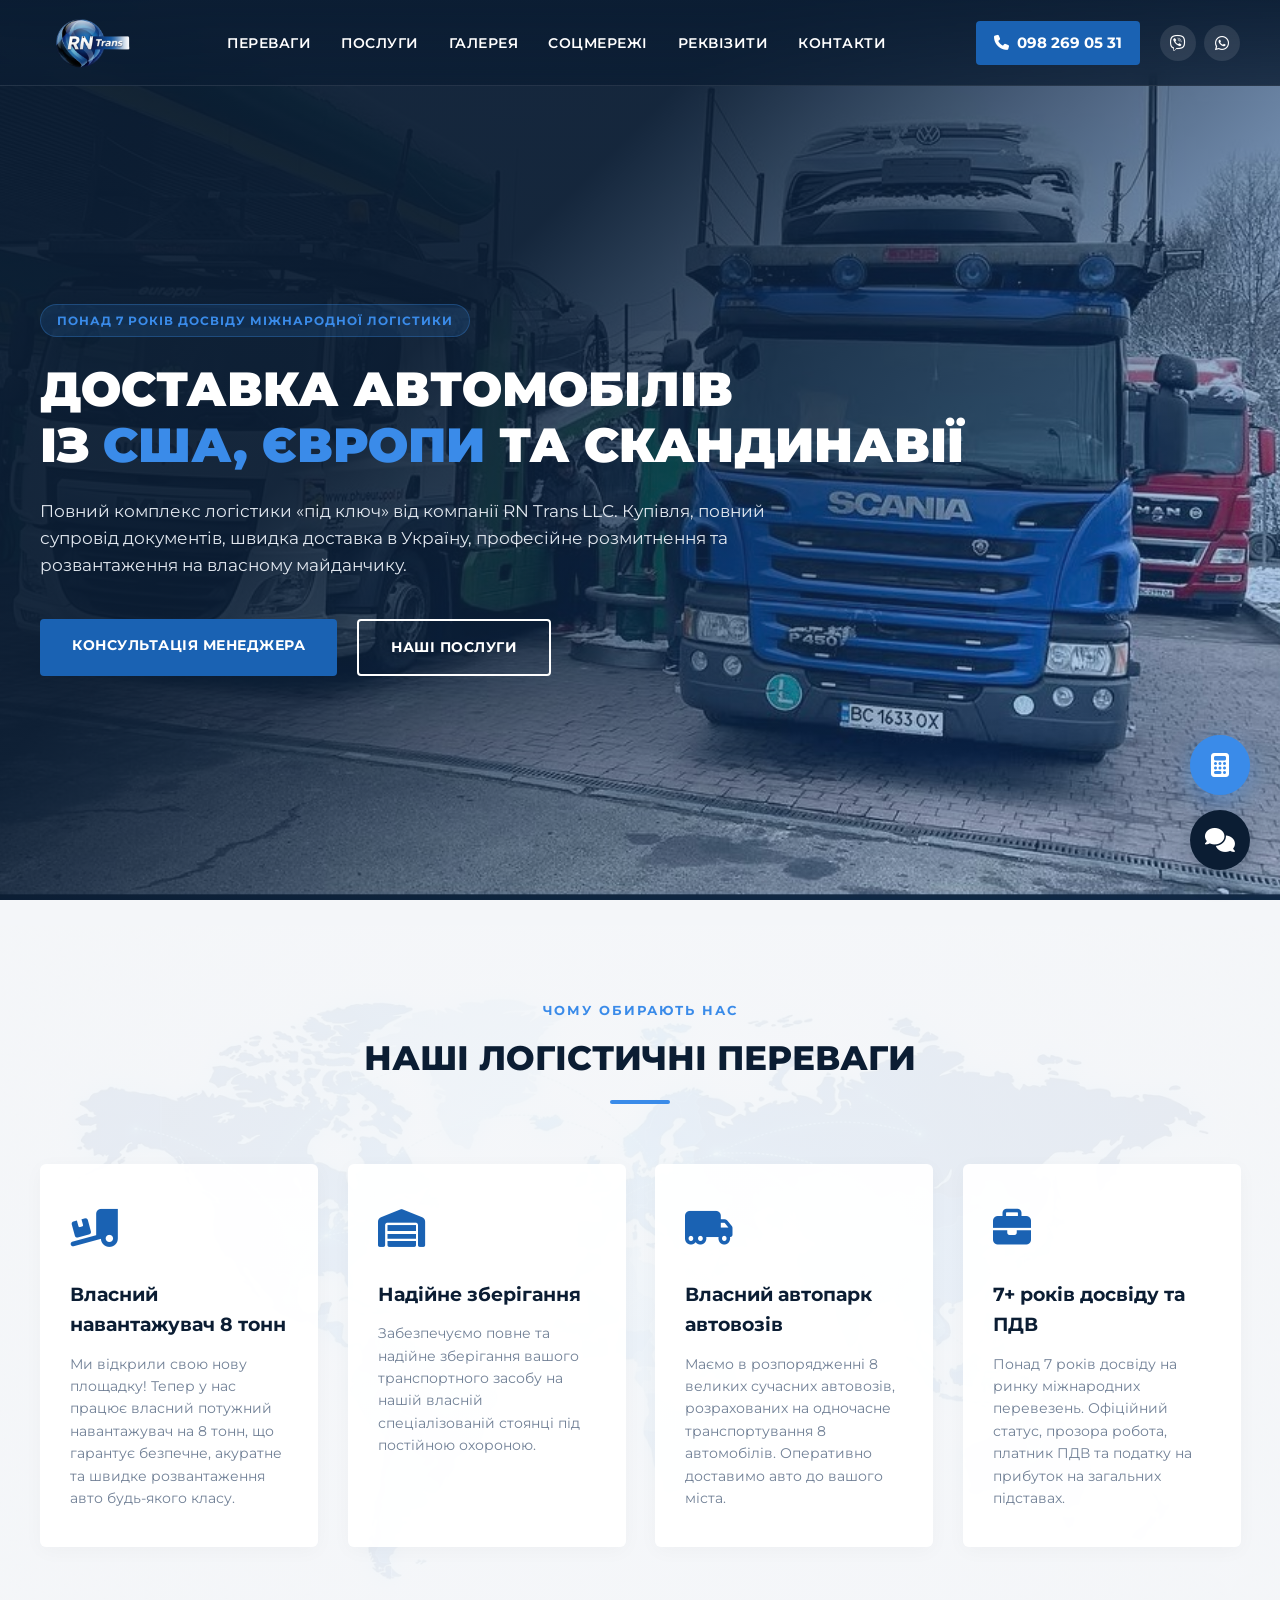
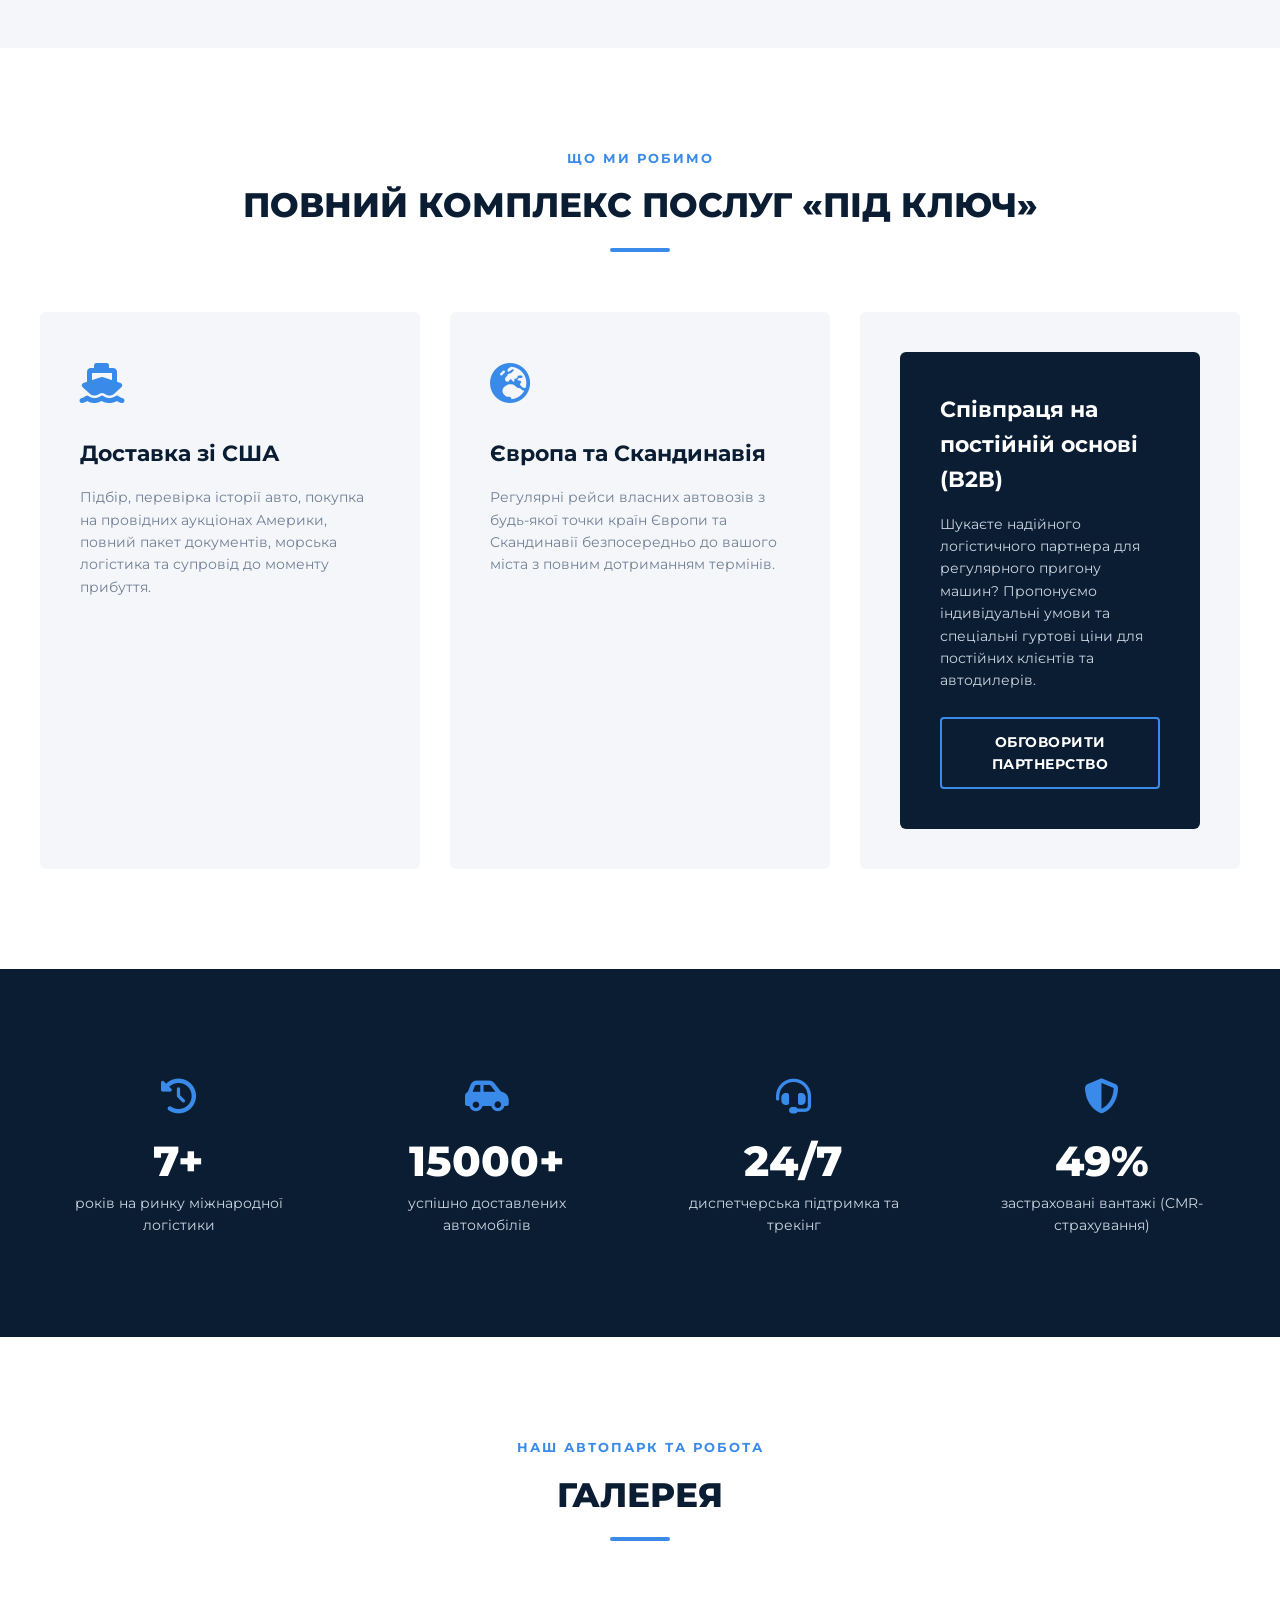
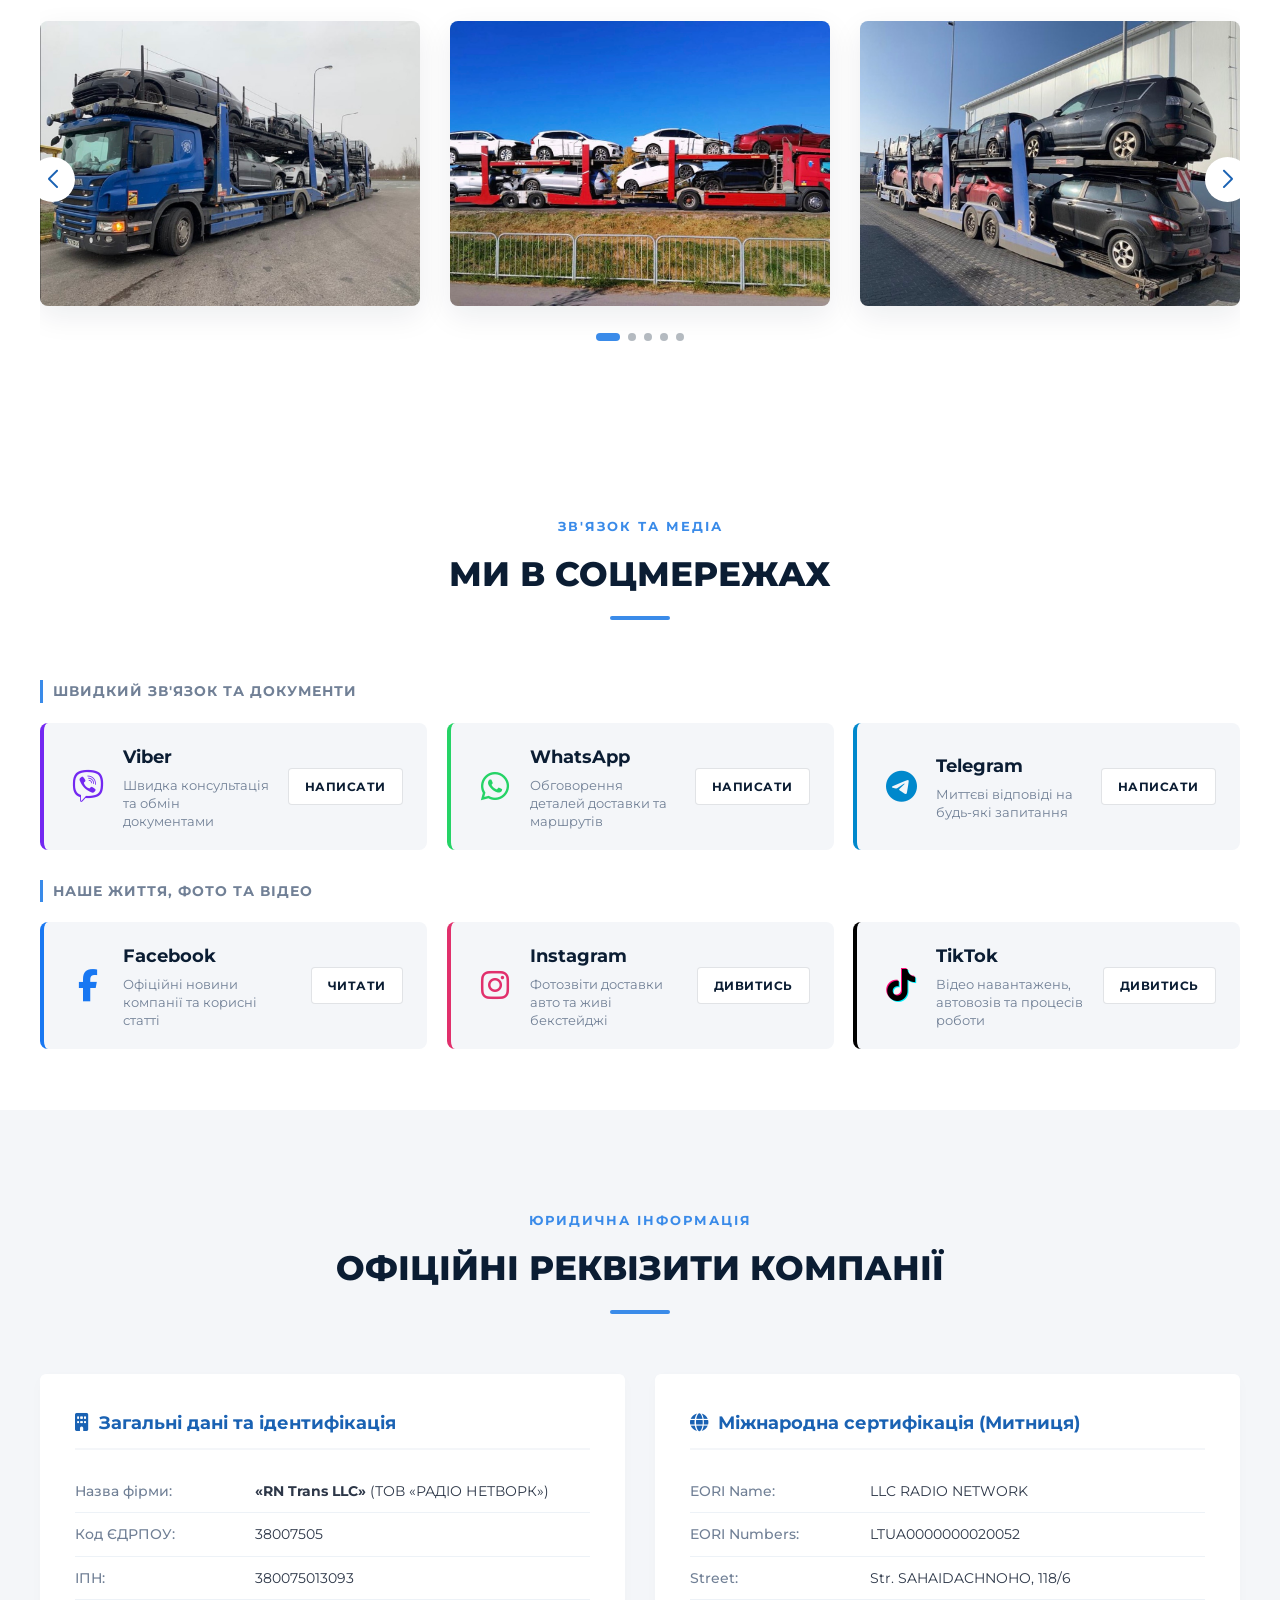
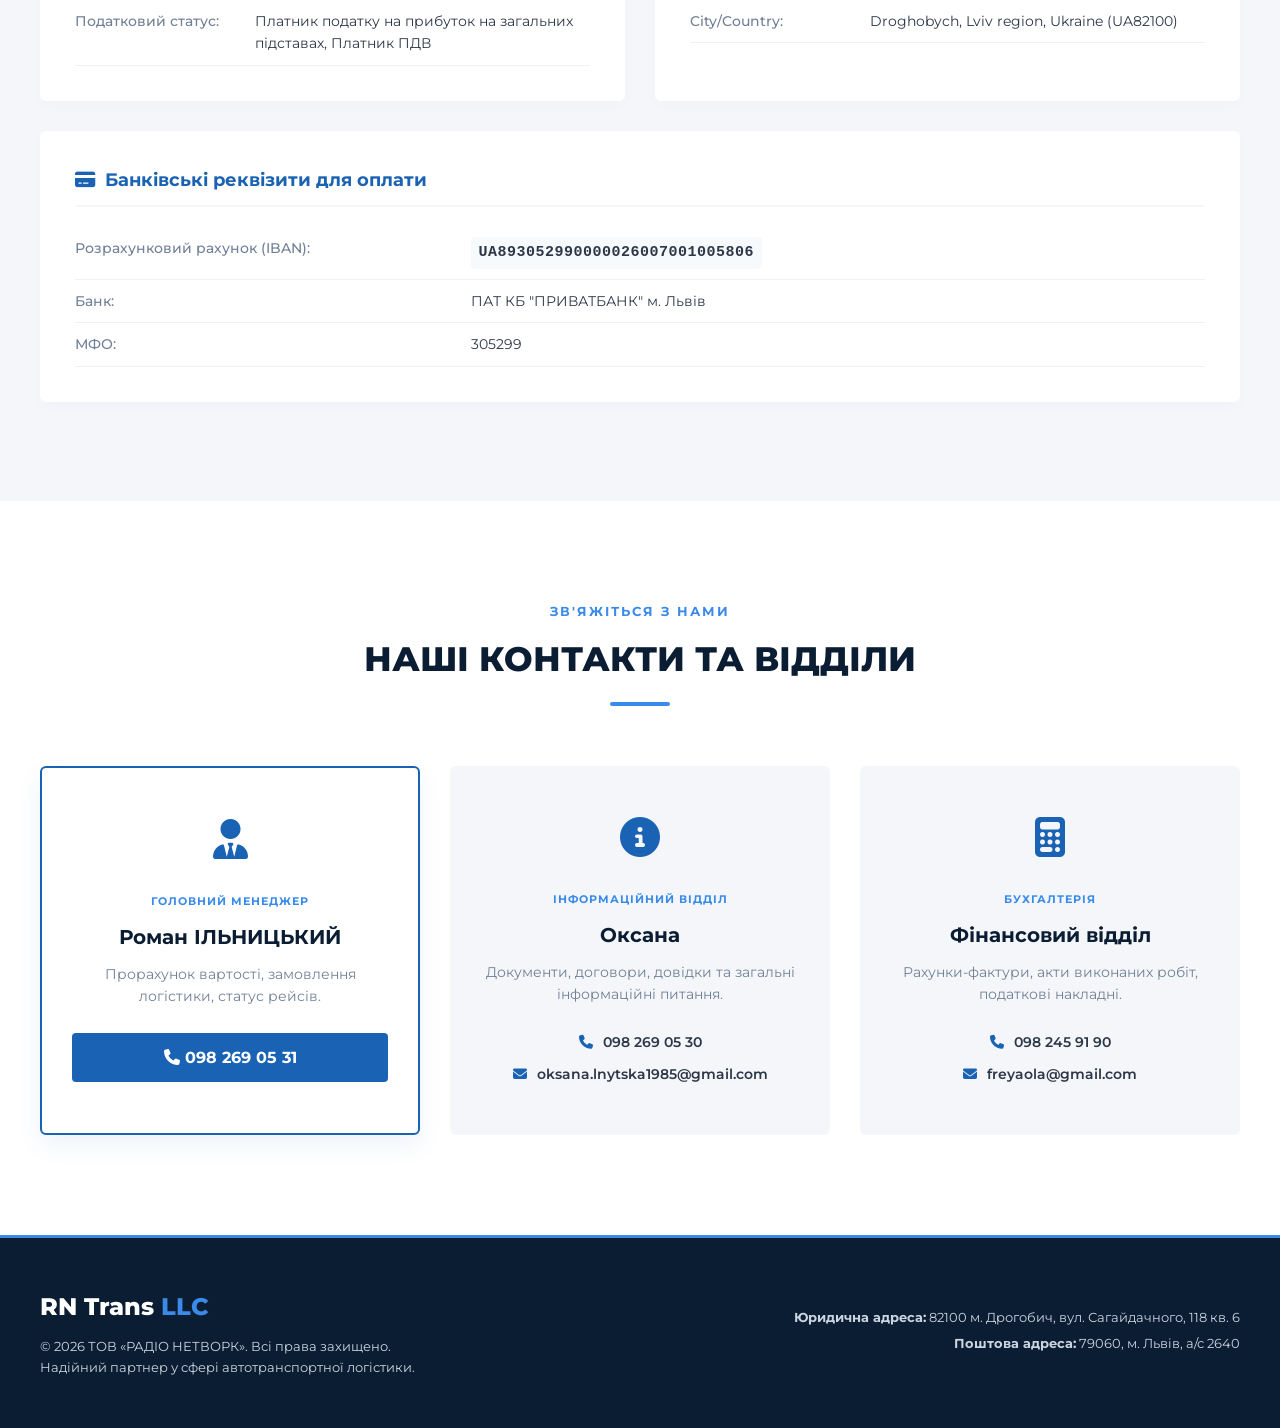
<file: index.html>
<!DOCTYPE html>
<html lang="uk">

<head>
  <meta charset="UTF-8">
  <meta name="viewport" content="width=device-width, initial-scale=1.0">
  <title>RN Trans LLC — Міжнародні перевезення автомобілів</title>

  <!-- Шрифти -->
  <link rel="preconnect" href="https://fonts.googleapis.com">
  <link rel="preconnect" href="https://fonts.gstatic.com" crossorigin>
  <link href="https://fonts.googleapis.com/css2?family=Montserrat:wght@300;400;500;600;700;800;900&display=swap"
    rel="stylesheet">

  <!-- Іконки та бібліотеки -->
  <link rel="stylesheet" href="https://cdnjs.cloudflare.com/ajax/libs/font-awesome/6.4.0/css/all.min.css">
  <link rel="stylesheet" href="https://cdn.jsdelivr.net/npm/swiper@11/swiper-bundle.min.css">

  <!-- Базові стилі -->
  <link rel="stylesheet" href="assets/css/base.css">

  <!-- Стилі секцій -->
  <link rel="stylesheet" href="sections/header/header.css">
  <link rel="stylesheet" href="sections/hero/hero.css">
  <link rel="stylesheet" href="sections/advantages/advantages.css">
  <link rel="stylesheet" href="sections/services/services.css">
  <link rel="stylesheet" href="sections/counters/counters.css">
  <link rel="stylesheet" href="sections/gallery/gallery.css">
  <link rel="stylesheet" href="sections/social/social.css">
  <link rel="stylesheet" href="sections/requisites/requisites.css">
  <link rel="stylesheet" href="sections/contacts/contacts.css">
  <link rel="stylesheet" href="sections/footer/footer.css">
  <link rel="stylesheet" href="sections/quiz/quiz.css">
  <link rel="stylesheet" href="sections/widget/widget.css">
</head>

<body>

  <!-- Шапка -->
  <!-- #include sections/header/header.html -->
  <header class="site-header">
    <div class="container header-container">
      <div class="logo">
        <a href="#">
          <img src="assets/images/logo.png" alt="RN Trans LLC" class="logo-img" onerror="this.style.display='none'">
          <span class="logo-text-fallback">RN Trans <span>LLC</span></span>
        </a>
      </div>
      <nav class="main-nav">
        <ul class="nav-list">
          <li><a href="#advantages" class="nav-link">Переваги</a></li>
          <li><a href="#services" class="nav-link">Послуги</a></li>
          <li><a href="#gallery" class="nav-link">Галерея</a></li>
          <li><a href="#social-networks" class="nav-link">Соцмережі</a></li>
          <li><a href="#requisites" class="nav-link">Реквізити</a></li>
          <li><a href="#contacts" class="nav-link">Контакти</a></li>
        </ul>
      </nav>
      <div class="header-action">
        <a href="tel:+380982690531" class="header-phone"><i class="fa-solid fa-phone"></i> 098 269 05 31</a>
        <div class="header-socials">
          <a href="viber://chat?number=%2B380982690531" target="_blank" class="social-item viber" title="Viber"><i
              class="fa-brands fa-viber"></i></a>
          <a href="https://wa.me/380982690531" target="_blank" class="social-item whatsapp" title="WhatsApp"><i
              class="fa-brands fa-whatsapp"></i></a>
        </div>
        <button class="mobile-menu-toggle" aria-label="Відкрити меню"><span></span><span></span><span></span></button>
      </div>
    </div>
  </header>

  <!-- Головний екран -->
  <!-- #include sections/hero/hero.html -->
  <section class="hero-section" style="background-image: url('assets/images/edited-image.png');">
    <div class="hero-overlay"></div>
    <div class="container hero-container">
      <div class="hero-content">
        <div class="hero-badge">Понад 7 років досвіду міжнародної логістики</div>
        <h1 class="hero-title">Доставка автомобілів <br>із <span>США, Європи</span> та Скандинавії</h1>
        <p class="hero-description">Повний комплекс логістики «під ключ» від компанії RN Trans LLC. Купівля, повний
          супровід документів, швидка доставка в Україну, професійне розмитнення та розвантаження на власному
          майданчику.</p>
        <div class="hero-actions">
          <a href="tel:+380982690531" class="btn btn-primary">Консультація менеджера</a>
          <a href="#services" class="btn btn-secondary">Наші послуги</a>
        </div>
      </div>
    </div>
  </section>

  <!-- Переваги -->
  <!-- #include sections/advantages/advantages.html -->
  <section id="advantages" class="advantages-section">
    <div class="container">
      <div class="section-header">
        <span class="sub-title">Чому обирають нас</span>
        <h2>Наші логістичні переваги</h2>
        <div class="title-line"></div>
      </div>
      <div class="advantages-grid scroll-animate-container">
        <div class="advantage-card fade-in-load">
          <div class="card-icon"><i class="fa-solid fa-truck-ramp-box"></i></div>
          <h3>Власний навантажувач 8 тонн</h3>
          <p>Ми відкрили свою нову площадку! Тепер у нас працює власний потужний навантажувач на 8 тонн, що гарантує
            безпечне, акуратне та швидке розвантаження авто будь-якого класу.</p>
        </div>
        <div class="advantage-card fade-in-load">
          <div class="card-icon"><i class="fa-solid fa-warehouse"></i></div>
          <h3>Надійне зберігання</h3>
          <p>Забезпечуємо повне та надійне зберігання вашого транспортного засобу на нашій власній спеціалізованій
            стоянці під постійною охороною.</p>
        </div>
        <div class="advantage-card fade-in-load">
          <div class="card-icon"><i class="fa-solid fa-truck-moving"></i></div>
          <h3>Власний автопарк автовозів</h3>
          <p>Маємо в розпорядженні 8 великих сучасних автовозів, розрахованих на одночасне транспортування 8
            автомобілів. Оперативно доставимо авто до вашого міста.</p>
        </div>
        <div class="advantage-card fade-in-load">
          <div class="card-icon"><i class="fa-solid fa-briefcase"></i></div>
          <h3>7+ років досвіду та ПДВ</h3>
          <p>Понад 7 років досвіду на ринку міжнародних перевезень. Офіційний статус, прозора робота, платник ПДВ та
            податку на прибуток на загальних підставах.</p>
        </div>
      </div>
    </div>
  </section>

  <!-- Послуги -->
  <!-- #include sections/services/services.html -->
  <section id="services" class="services-section">
    <div class="container">
      <div class="section-header">
        <span class="sub-title">Що ми робимо</span>
        <h2>Повний комплекс послуг «під ключ»</h2>
        <div class="title-line"></div>
      </div>
      <div class="services-grid scroll-animate-container">
        <div class="service-item-box fade-in-load">
          <div class="service-img-placeholder"><i class="fa-solid fa-ship"></i></div>
          <h3>Доставка зі США</h3>
          <p>Підбір, перевірка історії авто, покупка на провідних аукціонах Америки, повний пакет документів, морська
            логістика та супровід до моменту прибуття.</p>
        </div>
        <div class="service-item-box fade-in-load">
          <div class="service-img-placeholder"><i class="fa-solid fa-earth-europe"></i></div>
          <h3>Європа та Скандинавія</h3>
          <p>Регулярні рейси власних автовозів з будь-якої точки країн Європи та Скандинавії безпосередньо до вашого
            міста з повним дотриманням термінів.</p>
        </div>
        <div class="service-item-box fade-in-load">
          <div class="service-item-box-accent">
            <h3>Співпраця на постійній основі (B2B)</h3>
            <p>Шукаєте надійного логістичного партнера для регулярного пригону машин? Пропонуємо індивідуальні умови та
              спеціальні гуртові ціни для постійних клієнтів та автодилерів.</p><a href="tel:+380982690531"
              class="btn btn-secondary-light">Обговорити партнерство</a>
          </div>
        </div>
      </div>
    </div>
  </section>

  <!-- Лічильники -->
  <!-- #include sections/counters/counters.html -->
  <section class="counters-section scroll-animate-container">
    <div class="container">
      <div class="counters-grid">
        <div class="counter-card fade-in-load">
          <div class="counter-icon"><i class="fas fa-history"></i></div>
          <div class="counter-number-wrapper"><span class="counter-value" data-target="7">0</span><span
              class="counter-suffix">+</span></div>
          <p class="counter-desc">років на ринку міжнародної логістики</p>
        </div>
        <div class="counter-card fade-in-load">
          <div class="counter-icon"><i class="fas fa-car-side"></i></div>
          <div class="counter-number-wrapper"><span class="counter-value" data-target="15000">0</span><span
              class="counter-suffix">+</span></div>
          <p class="counter-desc">успішно доставлених автомобілів</p>
        </div>
        <div class="counter-card fade-in-load">
          <div class="counter-icon"><i class="fas fa-headset"></i></div>
          <div class="counter-number-wrapper"><span class="counter-value" data-target="24">0</span><span
              class="counter-suffix">/7</span></div>
          <p class="counter-desc">диспетчерська підтримка та трекінг</p>
        </div>
        <div class="counter-card fade-in-load">
          <div class="counter-icon"><i class="fas fa-shield-alt"></i></div>
          <div class="counter-number-wrapper"><span class="counter-value" data-target="100">0</span><span
              class="counter-suffix">%</span></div>
          <p class="counter-desc">застраховані вантажі (CMR-страхування)</p>
        </div>
      </div>
    </div>
  </section>

  <!-- Галерея -->
  <!-- #include sections/gallery/gallery.html -->
  <section id="gallery" class="gallery-section">
    <div class="container">
      <div class="section-header">
        <span class="sub-title">Наш автопарк та робота</span>
        <h2>Галерея</h2>
        <div class="title-line"></div>
      </div>
      <div class="swiper gallery-slider scroll-animate-container">
        <div class="swiper-wrapper">
          <div class="swiper-slide fade-in-load">
            <div class="gallery-img-wrapper"><img src="assets/images/auto-1.jpg" alt="Автовоз RN Trans LLC">
              <div class="gallery-slide-overlay"></div>
            </div>
          </div>
          <div class="swiper-slide fade-in-load">
            <div class="gallery-img-wrapper"><img src="assets/images/auto-2.jpg" alt="Автовоз RN Trans LLC">
              <div class="gallery-slide-overlay"></div>
            </div>
          </div>
          <div class="swiper-slide fade-in-load">
            <div class="gallery-img-wrapper"><img src="assets/images/auto-3.jpg" alt="Автовоз RN Trans LLC">
              <div class="gallery-slide-overlay"></div>
            </div>
          </div>
          <div class="swiper-slide fade-in-load">
            <div class="gallery-img-wrapper"><img src="assets/images/auto-4.jpg" alt="Автовоз RN Trans LLC">
              <div class="gallery-slide-overlay"></div>
            </div>
          </div>
          <div class="swiper-slide fade-in-load">
            <div class="gallery-img-wrapper"><img src="assets/images/auto-5.jpg" alt="Автовоз RN Trans LLC">
              <div class="gallery-slide-overlay"></div>
            </div>
          </div>
        </div>
        <div class="swiper-pagination"></div>
        <div class="swiper-button-prev"></div>
        <div class="swiper-button-next"></div>
      </div>
    </div>
  </section>

  <!-- Соцмережі -->
  <!-- #include sections/social/social.html -->
  <section id="social-networks" class="social-networks-section">
    <div class="container">
      <div class="section-header"><span class="sub-title">Зв'язок та медіа</span>
        <h2>Ми в соцмережах</h2>
        <div class="title-line"></div>
      </div>
      <h3 class="social-group-title">Швидкий зв'язок та документи</h3>
      <div class="social-networks-grid scroll-animate-container">
        <a href="viber://chat?number=%2B380000000000" class="social-net-card viber fade-in-load" target="_blank"
          rel="noopener">
          <div class="social-net-icon"><i class="fab fa-viber"></i></div>
          <div class="social-net-info">
            <h3>Viber</h3>
            <p>Швидка консультація та обмін документами</p>
          </div><span class="social-net-btn">Написати</span>
        </a>
        <a href="https://wa.me/380000000000" class="social-net-card whatsapp fade-in-load" target="_blank"
          rel="noopener">
          <div class="social-net-icon"><i class="fab fa-whatsapp"></i></div>
          <div class="social-net-info">
            <h3>WhatsApp</h3>
            <p>Обговорення деталей доставки та маршрутів</p>
          </div><span class="social-net-btn">Написати</span>
        </a>
        <a href="https://t.me/your_username" class="social-net-card telegram fade-in-load" target="_blank"
          rel="noopener">
          <div class="social-net-icon"><i class="fab fa-telegram-plane"></i></div>
          <div class="social-net-info">
            <h3>Telegram</h3>
            <p>Миттєві відповіді на будь-які запитання</p>
          </div><span class="social-net-btn">Написати</span>
        </a>
      </div>
      <h3 class="social-group-title">Наше життя, фото та відео</h3>
      <div class="social-networks-grid scroll-animate-container">
        <a href="https://facebook.com/your_page" class="social-net-card facebook fade-in-load" target="_blank"
          rel="noopener">
          <div class="social-net-icon"><i class="fab fa-facebook-f"></i></div>
          <div class="social-net-info">
            <h3>Facebook</h3>
            <p>Офіційні новини компанії та корисні статті</p>
          </div><span class="social-net-btn">Читати</span>
        </a>
        <a href="https://instagram.com/your_profile" class="social-net-card instagram fade-in-load" target="_blank"
          rel="noopener">
          <div class="social-net-icon"><i class="fab fa-instagram"></i></div>
          <div class="social-net-info">
            <h3>Instagram</h3>
            <p>Фотозвіти доставки авто та живі бекстейджі</p>
          </div><span class="social-net-btn">Дивитись</span>
        </a>
        <a href="https://tiktok.com/@your_username" class="social-net-card tiktok fade-in-load" target="_blank"
          rel="noopener">
          <div class="social-net-icon"><i class="fab fa-tiktok"></i></div>
          <div class="social-net-info">
            <h3>TikTok</h3>
            <p>Відео навантажень, автовозів та процесів роботи</p>
          </div><span class="social-net-btn">Дивитись</span>
        </a>
      </div>
    </div>
  </section>

  <!-- Реквізити -->
  <!-- #include sections/requisites/requisites.html -->
  <section id="requisites" class="requisites-section">
    <div class="container">
      <div class="section-header"><span class="sub-title">Юридична інформація</span>
        <h2>Офіційні реквізити компанії</h2>
        <div class="title-line"></div>
      </div>
      <div class="requisites-wrapper scroll-animate-container">
        <div class="requisites-block fade-in-load">
          <h3><i class="fa-solid fa-building"></i> Загальні дані та ідентифікація</h3>
          <table class="req-table">
            <tr>
              <td>Назва фірми:</td>
              <td><strong>«RN Trans LLC»</strong> (ТОВ «РАДІО НЕТВОРК»)</td>
            </tr>
            <tr>
              <td>Код ЄДРПОУ:</td>
              <td>38007505</td>
            </tr>
            <tr>
              <td>ІПН:</td>
              <td>380075013093</td>
            </tr>
            <tr>
              <td>Податковий статус:</td>
              <td>Платник податку на прибуток на загальних підставах, Платник ПДВ</td>
            </tr>
          </table>
        </div>
        <div class="requisites-block fade-in-load">
          <h3><i class="fa-solid fa-globe"></i> Міжнародна сертифікація (Митниця)</h3>
          <table class="req-table">
            <tr>
              <td>EORI Name:</td>
              <td>LLC RADIO NETWORK</td>
            </tr>
            <tr>
              <td>EORI Numbers:</td>
              <td>LTUA0000000020052</td>
            </tr>
            <tr>
              <td>Street:</td>
              <td>Str. SAHAIDACHNOHO, 118/6</td>
            </tr>
            <tr>
              <td>City/Country:</td>
              <td>Droghobych, Lviv region, Ukraine (UA82100)</td>
            </tr>
          </table>
        </div>
        <div class="requisites-block full-width fade-in-load">
          <h3><i class="fa-solid fa-credit-card"></i> Банківські реквізити для оплати</h3>
          <table class="req-table">
            <tr>
              <td>Розрахунковий рахунок (IBAN):</td>
              <td><span class="iban-text">UA893052990000026007001005806</span></td>
            </tr>
            <tr>
              <td>Банк:</td>
              <td>ПАТ КБ "ПРИВАТБАНК" м. Львів</td>
            </tr>
            <tr>
              <td>МФО:</td>
              <td>305299</td>
            </tr>
          </table>
        </div>
      </div>
    </div>
  </section>

  <!-- Контакти -->
  <!-- #include sections/contacts/contacts.html -->
  <section id="contacts" class="contacts-section">
    <div class="container">
      <div class="section-header"><span class="sub-title">Зв'яжіться з нами</span>
        <h2>Наші контакти та відділи</h2>
        <div class="title-line"></div>
      </div>
      <div class="contacts-grid scroll-animate-container">
        <div class="contact-card accent fade-in-load">
          <div class="contact-avatar"><i class="fa-solid fa-user-tie"></i></div><span class="contact-role">Головний
            менеджер</span>
          <h3>Роман ІЛЬНИЦЬКИЙ</h3>
          <p class="desc">Прорахунок вартості, замовлення логістики, статус рейсів.</p><a href="tel:+380982690531"
            class="contact-btn"><i class="fa-solid fa-phone"></i> 098 269 05 31</a>
        </div>
        <div class="contact-card fade-in-load">
          <div class="contact-avatar"><i class="fa-solid fa-circle-info"></i></div><span
            class="contact-role">Інформаційний відділ</span>
          <h3>Оксана</h3>
          <p class="desc">Документи, договори, довідки та загальні інформаційні питання.</p><a href="tel:+380982690530"
            class="contact-link"><i class="fa-solid fa-phone"></i> 098 269 05 30</a><a
            href="mailto:oksana.lnytska1985@gmail.com" class="contact-link"><i class="fa-solid fa-envelope"></i>
            oksana.lnytska1985@gmail.com</a>
        </div>
        <div class="contact-card fade-in-load">
          <div class="contact-avatar"><i class="fa-solid fa-calculator"></i></div><span
            class="contact-role">Бухгалтерія</span>
          <h3>Фінансовий відділ</h3>
          <p class="desc">Рахунки-фактури, акти виконаних робіт, податкові накладні.</p><a href="tel:+380982459190"
            class="contact-link"><i class="fa-solid fa-phone"></i> 098 245 91 90</a><a href="mailto:freyaola@gmail.com"
            class="contact-link"><i class="fa-solid fa-envelope"></i> freyaola@gmail.com</a>
        </div>
      </div>
    </div>
  </section>

  <!-- Підвал -->
  <!-- #include sections/footer/footer.html -->
  <footer class="site-footer">
    <div class="container footer-container">
      <div class="footer-left">
        <span class="footer-logo">RN Trans <span>LLC</span></span>
        <p>&copy; 2026 ТОВ «РАДІО НЕТВОРК». Всі права захищено. <br>Надійний партнер у сфері автотранспортної логістики.
        </p>
      </div>
      <div class="footer-right">
        <p><strong>Юридична адреса:</strong> 82100 м. Дрогобич, вул. Сагайдачного, 118 кв. 6</p>
        <p><strong>Поштова адреса:</strong> 79060, м. Львів, а/с 2640</p>
      </div>
    </div>
  </footer>

  <!-- Квіз модал -->
  <!-- #include sections/quiz/quiz.html -->
  <div id="quiz-modal" class="quiz-modal">
    <div class="quiz-modal-content">
      <button class="quiz-close-btn">&times;</button>
      <div class="quiz-progress-bar">
        <div class="quiz-progress" id="quiz-progress"></div>
      </div>
      <form id="rn-quiz-form">
        <div class="quiz-step active" data-step="1">
          <h3>Крок 1: Оберіть тип автомобіля</h3>
          <div class="quiz-options-grid">
            <label class="quiz-option-card"><input type="radio" name="car_type" value="Седан" checked>
              <div class="option-content"><i class="fas fa-car"></i><span>Седан / Хетчбек</span></div>
            </label>
            <label class="quiz-option-card"><input type="radio" name="car_type" value="Кросовер">
              <div class="option-content"><i class="fas fa-suv"></i><span>Кросовер / Джип</span></div>
            </label>
            <label class="quiz-option-card"><input type="radio" name="car_type" value="Бус">
              <div class="option-content"><i class="fas fa-shuttle-van"></i><span>Мікроавтобус / Бус</span></div>
            </label>
            <label class="quiz-option-card"><input type="radio" name="car_type" value="Електромобіль">
              <div class="option-content"><i class="fas fa-bolt"></i><span>Електромобіль</span></div>
            </label>
          </div>
          <div class="quiz-navigation"><button type="button" class="btn btn-primary next-step-btn">Далі</button></div>
        </div>
        <div class="quiz-step" data-step="2">
          <h3>Крок 2: Звідки потрібно везти авто?</h3>
          <div class="quiz-options-grid">
            <label class="quiz-option-card"><input type="radio" name="route_from" value="Німеччина" checked>
              <div class="option-content">📍 <span>Німеччина</span></div>
            </label>
            <label class="quiz-option-card"><input type="radio" name="route_from" value="Польща">
              <div class="option-content">📍 <span>Польща</span></div>
            </label>
            <label class="quiz-option-card"><input type="radio" name="route_from" value="Литва/Латвія">
              <div class="option-content">📍 <span>Литва / Латвія</span></div>
            </label>
            <label class="quiz-option-card"><input type="radio" name="route_from" value="Інша країна Європи">
              <div class="option-content">🇪🇺 <span>Інша країна ЄС</span></div>
            </label>
          </div>
          <div class="quiz-navigation"><button type="button"
              class="btn btn-secondary prev-step-btn">Назад</button><button type="button"
              class="btn btn-primary next-step-btn">Далі</button></div>
        </div>
        <div class="quiz-step" data-step="3">
          <h3>Крок 3: Куди надіслати точний розрахунок вартості?</h3>
          <p style="text-align:center;color:var(--text-muted);font-size:14px;margin-bottom:20px;">Менеджер прорахує
            логістику та зв'яжеться з вами у вибраному месенджері.</p>
          <div class="quiz-messenger-select">
            <label class="messenger-radio"><input type="radio" name="preferred_messenger" value="Viber" checked><span
                class="m-box viber"><i class="fab fa-viber"></i> Viber</span></label>
            <label class="messenger-radio"><input type="radio" name="preferred_messenger" value="Telegram"><span
                class="m-box telegram"><i class="fab fa-telegram-plane"></i> Telegram</span></label>
            <label class="messenger-radio"><input type="radio" name="preferred_messenger" value="Дзвінок"><span
                class="m-box phone"><i class="fas fa-phone-alt"></i> Дзвінок</span></label>
          </div>
          <div class="quiz-input-wrapper"><input type="tel" name="client_phone" placeholder="+38 (0XX) XXX-XX-XX"
              required></div>
          <div class="quiz-navigation"><button type="button"
              class="btn btn-secondary prev-step-btn">Назад</button><button type="submit"
              class="btn btn-primary submit-quiz-btn">Отримати ціну</button></div>
        </div>
      </form>
    </div>
  </div>

  <!-- Плаваючі кнопки -->
  <!-- #include sections/widget/widget.html -->
  <div class="floating-contact-widget">
    <a href="#quiz-modal" class="widget-calc-btn pulse-animation" title="Розрахувати вартість" id="open-quiz-trigger"><i
        class="fas fa-calculator"></i></a>
    <button class="widget-main-btn" aria-label="Зв'язатися з нами"><i class="fas fa-comments"></i></button>
    <div class="widget-dropdown">
      <a href="tel:+380000000000" class="widget-item phone" title="Зателефонувати"><i class="fas fa-phone-alt"></i></a>
      <a href="viber://chat?number=%2B380000000000" class="widget-item viber" title="Написати у Viber"><i
          class="fab fa-viber"></i></a>
      <a href="https://t.me/your_username" class="widget-item telegram" title="Написати у Telegram"><i
          class="fab fa-telegram-plane"></i></a>
    </div>
  </div>

  <!-- Скрипти -->
  <script src="https://cdn.jsdelivr.net/npm/swiper@11/swiper-bundle.min.js"></script>
  <script src="assets/js/script.js"></script>

</body>

</html>
</file>
<file: assets/css/base.css>
/* ==========================================================================
   ЗМІННІ ТА БАЗОВІ СТИЛІ (VARIABLES & BASE)
   ========================================================================== */
:root {
    --logo-deep-blue: #0b1d33;
    --logo-electric: #1a62b3;
    --logo-light-blue: #3a8be9;
    --dark-bg: #071322;
    --light-gray: #f4f6f9;
    --card-bg: #ffffff;
    --white: #ffffff;
    --text-main: #2d3748;
    --text-muted: #718096;
    --font-family: 'Montserrat', sans-serif;
    --transition: all 0.3s cubic-bezier(0.4, 0, 0.2, 1);
}

* { margin: 0; padding: 0; box-sizing: border-box; }
html { scroll-behavior: smooth; }
body {
    font-family: var(--font-family);
    color: var(--text-main);
    background-color: var(--white);
    line-height: 1.6;
    overflow-x: hidden;
}

/* ==========================================================================
   ПОВТОРЮВАНІ КОМПОНЕНТИ (LAYOUT & COMPONENTS)
   ========================================================================== */
.container { width: 100%; max-width: 1240px; margin: 0 auto; padding: 0 20px; }

.section-header { text-align: center; margin-bottom: 60px; }
.section-header .sub-title {
    color: var(--logo-light-blue); font-weight: 700; font-size: 13px;
    text-transform: uppercase; letter-spacing: 2px; display: block; margin-bottom: 10px;
}
.section-header h2 { font-size: 34px; font-weight: 800; color: var(--logo-deep-blue); text-transform: uppercase; }
.title-line { width: 60px; height: 4px; background-color: var(--logo-light-blue); margin: 15px auto 0 auto; border-radius: 2px; }

.btn { display: inline-block; padding: 15px 32px; font-size: 14px; font-weight: 700; border-radius: 4px; text-decoration: none; text-transform: uppercase; letter-spacing: 0.5px; transition: var(--transition); }
.btn-primary { background-color: var(--logo-electric); color: var(--white); }
.btn-primary:hover { background-color: var(--logo-light-blue); box-shadow: 0 4px 18px rgba(58,139,233,0.5); transform: translateY(-2px); }
.btn-secondary { background-color: transparent; color: var(--white); border: 2px solid var(--white); }
.btn-secondary:hover { background-color: var(--white); color: var(--logo-deep-blue); transform: translateY(-2px); }

/* ==========================================================================
   СКРОЛ-АНІМАЦІЇ (SCROLL ANIMATIONS)
   ========================================================================== */
.fade-in-load {
    opacity: 0;
    transform: scale(0.96) translateY(25px);
    transition: opacity 0.8s cubic-bezier(0.25, 1, 0.5, 1), transform 0.8s cubic-bezier(0.25, 1, 0.5, 1);
    will-change: opacity, transform;
}
.fade-in-load.animated { opacity: 1; transform: scale(1) translateY(0); }
.scroll-animate-container.animated .fade-in-load:nth-child(1) { transition-delay: 0.1s; }
.scroll-animate-container.animated .fade-in-load:nth-child(2) { transition-delay: 0.3s; }
.scroll-animate-container.animated .fade-in-load:nth-child(3) { transition-delay: 0.5s; }
.scroll-animate-container.animated .fade-in-load:nth-child(4) { transition-delay: 0.7s; }

/* ==========================================================================
   АДАПТИВНІСТЬ (RESPONSIVENESS)
   ========================================================================== */
@media (max-width: 768px) {
    .section-header h2 { font-size: 26px; }
}
@media (max-width: 576px) {
    .btn { text-align: center; width: 100%; }
}
</file>
<file: sections/header/header.css>
/* ==========================================================================
   ШАПКА САЙТУ (HEADER & NAVIGATION)
   ========================================================================== */
body.nav-open { overflow: hidden; }
body.nav-open::after {
    content: ''; position: fixed; top: 0; left: 0;
    width: 100vw; height: 100vh;
    background-color: rgba(0,0,0,0.6);
    z-index: 98; pointer-events: none; opacity: 1;
    transition: opacity 0.3s ease;
}

.site-header {
    position: fixed; top: 0; left: 0; width: 100%; z-index: 100;
    padding: 10px 0; border-bottom: 1px solid rgba(255,255,255,0.1);
    background: linear-gradient(to bottom, rgba(11,29,51,0.95) 0%, rgba(11,29,51,0.8) 100%);
    backdrop-filter: blur(10px); -webkit-backdrop-filter: blur(10px);
}
.header-container { display: flex; justify-content: space-between; align-items: center; }
.logo-img { height: 65px; width: auto; display: block; }
.logo-text-fallback { display: none; }

.nav-list { display: flex; list-style: none; gap: 30px; }
.nav-link {
    color: var(--white); text-decoration: none; font-size: 14px; font-weight: 600;
    text-transform: uppercase; letter-spacing: 0.5px; padding: 8px 0;
    position: relative; transition: var(--transition);
}
.nav-link:hover { color: var(--logo-light-blue); }
.nav-link::after { content: ''; position: absolute; bottom: 0; left: 0; width: 0; height: 2px; background-color: var(--logo-light-blue); transition: var(--transition); }
.nav-link:hover::after { width: 100%; }

.header-action { display: flex; align-items: center; gap: 20px; }
.header-phone {
    color: var(--white); text-decoration: none; font-weight: 700; font-size: 15px;
    background-color: var(--logo-electric); padding: 10px 18px; border-radius: 4px;
    display: flex; align-items: center; gap: 8px; transition: var(--transition);
}
.header-phone:hover { background-color: var(--logo-light-blue); box-shadow: 0 4px 15px rgba(58,139,233,0.4); }

.header-socials { display: flex; gap: 8px; }
.social-item {
    color: var(--white); font-size: 16px; width: 36px; height: 36px;
    background-color: rgba(255,255,255,0.1); border-radius: 50%;
    display: flex; align-items: center; justify-content: center;
    text-decoration: none; transition: var(--transition);
}
.social-item:hover { transform: translateY(-2px); }
.social-item.viber:hover { background-color: #7328F1; }
.social-item.whatsapp:hover { background-color: #25D366; }

.mobile-menu-toggle { display: none; flex-direction: column; gap: 5px; background: none; border: none; cursor: pointer; padding: 5px; }
.mobile-menu-toggle span { width: 25px; height: 3px; background-color: var(--white); border-radius: 2px; transition: var(--transition); }

@media (max-width: 992px) {
    .main-nav {
        position: fixed; top: 0; right: -100%; width: 280px; height: 100vh;
        background-color: var(--logo-deep-blue); z-index: 99;
        padding: 100px 30px; transition: var(--transition);
        box-shadow: -5px 0 25px rgba(0,0,0,0.2); overflow-y: auto;
    }
    .nav-list { flex-direction: column; gap: 25px; }
    .nav-link { font-size: 16px; }
    .mobile-menu-toggle { display: flex; z-index: 100; }
    body.nav-open .main-nav { right: 0; }
    body.nav-open .mobile-menu-toggle span:nth-child(1) { transform: translateY(8px) rotate(45deg); }
    body.nav-open .mobile-menu-toggle span:nth-child(2) { opacity: 0; }
    body.nav-open .mobile-menu-toggle span:nth-child(3) { transform: translateY(-8px) rotate(-45deg); }
}
@media (max-width: 768px) { .header-phone { display: none; } }
</file>
<file: sections/hero/hero.css>
/* ==========================================================================
   ГОЛОВНИЙ ЕКРАН (HERO SECTION)
   ========================================================================== */
.hero-section {
    position: relative; min-height: 100vh; display: flex; align-items: center;
    background-repeat: no-repeat; background-position: center center;
    background-size: cover; padding-top: 80px; color: var(--white);
}
.hero-overlay {
    position: absolute; top: 0; left: 0; width: 100%; height: 100%;
    background: linear-gradient(135deg, rgba(11,29,51,0.95) 35%, rgba(26,98,179,0.3) 80%);
    z-index: 1;
}
.hero-container { position: relative; z-index: 2; }
.hero-badge {
    display: inline-block; background-color: rgba(58,139,233,0.15);
    border: 1px solid rgba(58,139,233,0.3); color: var(--logo-light-blue);
    padding: 6px 16px; border-radius: 30px; font-size: 12px; font-weight: 700;
    text-transform: uppercase; letter-spacing: 1px; margin-bottom: 25px;
}
.hero-title { font-size: 48px; font-weight: 900; line-height: 1.15; margin-bottom: 25px; text-transform: uppercase; }
.hero-title span { color: var(--logo-light-blue); }
.hero-description { font-size: 17px; color: #e2e8f0; margin-bottom: 40px; max-width: 750px; }
.hero-actions { display: flex; gap: 20px; }

@media (max-width: 992px) {
    .hero-section { flex-direction: column; justify-content: center; align-items: center; padding-top: 160px; padding-bottom: 50px; }
    .hero-title { font-size: 32px; }
}
@media (max-width: 576px) {
    .hero-content { flex-direction: column; display: flex; gap: 50px; }
    .hero-title { font-size: 26px; }
    .hero-description { font-size: 14px; }
    .hero-actions { flex-direction: column; gap: 12px; }
}
</file>
<file: sections/advantages/advantages.css>
/* ==========================================================================
   СЕКЦІЯ ПЕРЕВАГ (ADVANTAGES SECTION)
   ========================================================================== */
.advantages-section {
    padding: 100px 0;
    background-color: var(--light-gray);
    background-image: linear-gradient(rgba(244,246,249,0.93), rgba(244,246,249,0.93)), url('../../assets/images/world-map-vector.png');
    background-position: center center;
    background-repeat: no-repeat;
    background-size: contain;
}
.advantages-grid { display: grid; grid-template-columns: repeat(auto-fit, minmax(250px, 1fr)); gap: 30px; }
.advantage-card {
    background-color: rgba(255,255,255,0.95); padding: 35px 30px; border-radius: 6px;
    box-shadow: 0 4px 20px rgba(0,0,0,0.03); transition: var(--transition);
    border-bottom: 3px solid transparent;
}
.advantage-card:hover { transform: translateY(-5px); box-shadow: 0 12px 30px rgba(11,29,51,0.08); border-bottom-color: var(--logo-light-blue); }
.card-icon { font-size: 38px; color: var(--logo-electric); margin-bottom: 20px; }
.advantage-card h3 { font-size: 19px; font-weight: 700; color: var(--logo-deep-blue); margin-bottom: 12px; }
.advantage-card p { font-size: 14px; color: var(--text-muted); }

@media (max-width: 992px) { .advantage-card { text-align: center; } }
</file>
<file: sections/services/services.css>
/* ==========================================================================
   СЕКЦІЯ ПОСЛУГ (SERVICES SECTION)
   ========================================================================== */
.services-section { padding: 100px 0; background-color: var(--white); }
.services-grid { display: grid; grid-template-columns: repeat(auto-fit, minmax(300px, 1fr)); gap: 30px; }
.service-item-box { background-color: var(--light-gray); padding: 40px; border-radius: 6px; transition: var(--transition); }
.service-img-placeholder { font-size: 40px; color: var(--logo-light-blue); margin-bottom: 20px; }
.service-item-box h3 { font-size: 22px; color: var(--logo-deep-blue); margin-bottom: 15px; font-weight: 700; }
.service-item-box p { color: var(--text-muted); font-size: 14px; }
.service-item-box-accent {
    background-color: var(--logo-deep-blue); color: var(--white); padding: 40px;
    border-radius: 6px; height: 100%; display: flex; flex-direction: column; justify-content: center;
}
.service-item-box-accent h3 { color: var(--white); font-size: 22px; margin-bottom: 15px; }
.service-item-box-accent p { color: #cbd5e1; font-size: 14px; margin-bottom: 25px; }
.btn-secondary-light {
    background-color: transparent; color: var(--white); border: 2px solid var(--logo-light-blue);
    text-align: center; padding: 12px 20px; text-decoration: none;
}
.btn-secondary-light:hover { background-color: var(--logo-light-blue); color: var(--white); }

@media (max-width: 992px) { .service-item-box { text-align: center; } }
</file>
<file: sections/counters/counters.css>
/* ==========================================================================
   БЛОК ЦИФР ТА ЛІЧИЛЬНИКІВ (COUNTERS SECTION)
   ========================================================================== */
.counters-section { padding: 80px 0; background-color: var(--logo-deep-blue); color: var(--white); }
.counters-grid { display: grid; grid-template-columns: repeat(auto-fit, minmax(220px, 1fr)); gap: 30px; }
.counter-card { text-align: center; padding: 20px; }
.counter-icon { font-size: 35px; color: var(--logo-light-blue); margin-bottom: 15px; }
.counter-number-wrapper { font-size: 42px; font-weight: 800; line-height: 1; margin-bottom: 10px; font-family: var(--font-family); }
.counter-desc { font-size: 14px; color: #cbd5e1; }
</file>
<file: sections/gallery/gallery.css>
/* ==========================================================================
   СЕКЦІЯ ГАЛЕРЕЇ (GALLERY SLIDER SECTION)
   ========================================================================== */
.gallery-section { padding: 100px 0; background-color: var(--white); }
.gallery-slider { padding: 20px 0 50px 0 !important; position: relative; }
.gallery-img-wrapper {
    position: relative; border-radius: 8px; overflow: hidden;
    box-shadow: 0 10px 30px rgba(11,29,51,0.08);
    aspect-ratio: 4 / 3; background-color: var(--light-gray); cursor: grab;
}
.gallery-img-wrapper:active { cursor: grabbing; }
.gallery-img-wrapper img { width: 100%; height: 100%; object-fit: cover; transition: transform 0.6s cubic-bezier(0.25, 1, 0.5, 1); }
.gallery-slide-overlay { position: absolute; top: 0; left: 0; width: 100%; height: 100%; display: flex; align-items: flex-end; padding: 25px; opacity: 0; transition: opacity 0.4s ease; }
.gallery-slide-overlay span { color: var(--white); font-size: 16px; font-weight: 700; transform: translateY(15px); transition: transform 0.4s cubic-bezier(0.25, 1, 0.5, 1); }
.gallery-img-wrapper:hover img { transform: scale(1.08); }
.gallery-img-wrapper:hover .gallery-slide-overlay { opacity: 1; }
.gallery-img-wrapper:hover .gallery-slide-overlay span { transform: translateY(0); }

.gallery-slider .swiper-button-next,
.gallery-slider .swiper-button-prev {
    color: var(--logo-electric); background-color: var(--white);
    width: 45px; height: 45px; border-radius: 50%;
    box-shadow: 0 4px 15px rgba(0,0,0,0.1); transition: var(--transition);
}
.gallery-slider .swiper-button-next:after,
.gallery-slider .swiper-button-prev:after { font-size: 18px; font-weight: 900; }
.gallery-slider .swiper-button-next:hover,
.gallery-slider .swiper-button-prev:hover { background-color: var(--logo-electric); color: var(--white); transform: scale(1.05); }
.gallery-slider .swiper-button-prev { left: -10px; }
.gallery-slider .swiper-button-next { right: -10px; }
.gallery-slider .swiper-pagination-bullet { background: var(--logo-deep-blue); opacity: 0.3; width: 8px; height: 8px; transition: var(--transition); }
.gallery-slider .swiper-pagination-bullet-active { background: var(--logo-light-blue); opacity: 1; width: 24px; border-radius: 4px; }

@media (max-width: 768px) {
    .gallery-slider .swiper-button-next,
    .gallery-slider .swiper-button-prev { display: none !important; }
    .gallery-section { padding: 60px 0; }
}
</file>
<file: sections/social/social.css>
/* ==========================================================================
   СЕКЦІЯ СОЦМЕРЕЖ (SOCIAL NETWORKS SECTION)
   ========================================================================== */
.social-networks-section { padding: 60px 0; background-color: var(--white); }
.social-group-title {
    font-size: 14px; font-weight: 700; color: var(--text-muted); text-transform: uppercase;
    letter-spacing: 1px; margin-top: 30px; margin-bottom: 20px;
    border-left: 3px solid var(--logo-light-blue); padding-left: 10px;
}
.social-networks-grid { display: grid; grid-template-columns: repeat(auto-fit, minmax(320px, 1fr)); gap: 20px; }
.social-net-card {
    background-color: var(--light-gray); padding: 20px 24px; border-radius: 8px;
    text-decoration: none; color: var(--text-main);
    display: flex; flex-direction: row; align-items: center; justify-content: space-between;
    gap: 15px; transition: var(--transition); position: relative; overflow: hidden;
    border-left: 4px solid transparent; border-top: none;
}
.social-net-card.viber { border-left-color: #7328F1; }
.social-net-card.whatsapp { border-left-color: #25D366; }
.social-net-card.telegram { border-left-color: #0088cc; }
.social-net-card.facebook { border-left-color: #1877F2; }
.social-net-card.instagram { border-left-color: #E1306C; }
.social-net-card.tiktok { border-left-color: #000000; }

.social-net-icon { font-size: 32px; margin-bottom: 0; flex-shrink: 0; width: 40px; text-align: center; transition: transform 0.3s ease; }
.social-net-card.viber .social-net-icon { color: #7328F1; }
.social-net-card.whatsapp .social-net-icon { color: #25D366; }
.social-net-card.telegram .social-net-icon { color: #0088cc; }
.social-net-card.facebook .social-net-icon { color: #1877F2; }
.social-net-card.instagram .social-net-icon { color: #E1306C; }
.social-net-card.tiktok .social-net-icon { color: #000000; text-shadow: 1px 1px #00f2fe, -1px -1px #fe0979; }

.social-net-info { flex-grow: 1; text-align: left; }
.social-net-card h3 { font-size: 18px; color: var(--logo-deep-blue); margin-bottom: 4px; font-weight: 700; }
.social-net-card p { font-size: 13px; color: var(--text-muted); margin-bottom: 0; line-height: 1.4; }
.social-net-btn {
    display: inline-block; padding: 8px 16px; font-size: 12px; font-weight: 700;
    text-transform: uppercase; letter-spacing: 0.5px; border-radius: 4px;
    background-color: var(--white); color: var(--logo-deep-blue);
    border: 1px solid rgba(11,29,51,0.12); transition: var(--transition); flex-shrink: 0;
}
.social-net-card:hover { transform: translateX(5px); box-shadow: 0 5px 15px rgba(11,29,51,0.05); background-color: rgba(255,255,255,1); }
.social-net-card:hover .social-net-icon { transform: scale(1.1); }
.social-net-card.viber:hover .social-net-btn { background-color: #7328F1; color: var(--white); border-color: #7328F1; }
.social-net-card.whatsapp:hover .social-net-btn { background-color: #25D366; color: var(--white); border-color: #25D366; }
.social-net-card.telegram:hover .social-net-btn { background-color: #0088cc; color: var(--white); border-color: #0088cc; }
.social-net-card.facebook:hover .social-net-btn { background-color: #1877F2; color: var(--white); border-color: #1877F2; }
.social-net-card.instagram:hover .social-net-btn { background: linear-gradient(45deg,#f09433 0%,#e6683c 25%,#dc2743 50%,#cc2366 75%,#bc1888 100%); color: var(--white); border-color: transparent; }
.social-net-card.tiktok:hover .social-net-btn { background-color: #000000; color: var(--white); border-color: #000000; }

@media (max-width: 576px) {
    .social-networks-section { padding: 40px 0; }
    .social-networks-grid { grid-template-columns: 1fr; gap: 12px; }
    .social-net-card { padding: 16px 18px; gap: 12px; }
    .social-net-icon { font-size: 26px; width: 30px; }
    .social-net-card h3 { font-size: 16px; }
    .social-net-card p { font-size: 12px; }
    .social-net-btn { padding: 6px 12px; font-size: 11px; }
}
</file>
<file: sections/requisites/requisites.css>
/* ==========================================================================
   СЕКЦІЯ РЕКВІЗИТІВ (REQUISITES SECTION)
   ========================================================================== */
.requisites-section { padding: 100px 0; background-color: var(--light-gray); }
.requisites-wrapper { display: grid; grid-template-columns: repeat(auto-fit, minmax(450px, 1fr)); gap: 30px; }
.requisites-block { background-color: var(--white); padding: 35px; border-radius: 6px; box-shadow: 0 4px 15px rgba(0,0,0,0.02); }
.requisites-block.full-width { grid-column: 1 / -1; }
.requisites-block h3 {
    font-size: 18px; color: var(--logo-electric); margin-bottom: 20px;
    border-bottom: 2px solid var(--light-gray); padding-bottom: 10px;
    display: flex; align-items: center; gap: 10px;
}
.req-table { width: 100%; border-collapse: collapse; }
.req-table td { padding: 10px 0; border-bottom: 1px solid #edf2f7; font-size: 14px; vertical-align: top; }
.req-table td:first-child { width: 35%; color: var(--text-muted); font-weight: 500; }
.req-table td:last-child { color: var(--text-main); }
.iban-text {
    font-family: monospace; font-size: 15px; font-weight: 700; letter-spacing: 0.5px;
    background-color: #f7fafc; padding: 4px 8px; border-radius: 4px;
    display: inline-block; word-break: break-all;
}

@media (max-width: 992px) { .requisites-wrapper { grid-template-columns: 1fr; } }
</file>
<file: sections/contacts/contacts.css>
/* ==========================================================================
   СЕКЦІЯ КОНТАКТІВ (CONTACTS SECTION)
   ========================================================================== */
.contacts-section { padding: 100px 0; background-color: var(--white); }
.contacts-grid { display: grid; grid-template-columns: repeat(auto-fit, minmax(280px, 1fr)); gap: 30px; }
.contact-card { background-color: var(--light-gray); padding: 40px 30px; border-radius: 6px; text-align: center; transition: var(--transition); }
.contact-card.accent { background-color: var(--white); border: 2px solid var(--logo-electric); box-shadow: 0 10px 25px rgba(26,98,179,0.08); }
.contact-avatar { font-size: 40px; color: var(--logo-electric); margin-bottom: 15px; }
.contact-role { display: inline-block; font-size: 11px; font-weight: 700; text-transform: uppercase; letter-spacing: 1px; color: var(--logo-light-blue); margin-bottom: 10px; }
.contact-card h3 { font-size: 20px; color: var(--logo-deep-blue); margin-bottom: 10px; }
.contact-card .desc { font-size: 14px; color: var(--text-muted); margin-bottom: 25px; min-height: 45px; }
.contact-btn { display: block; background-color: var(--logo-electric); color: var(--white); text-decoration: none; font-weight: 700; padding: 12px; border-radius: 4px; transition: var(--transition); text-align: center; }
.contact-btn:hover { background-color: var(--logo-light-blue); }
.contact-link { display: block; color: var(--text-main); text-decoration: none; font-weight: 600; margin-bottom: 10px; font-size: 14px; transition: var(--transition); }
.contact-link:hover { color: var(--logo-light-blue); }
.contact-link i { color: var(--logo-electric); margin-right: 6px; }
</file>
<file: sections/footer/footer.css>
/* ==========================================================================
   ПІДВАЛ (FOOTER)
   ========================================================================== */
.site-footer { background-color: var(--logo-deep-blue); color: var(--white); padding: 50px 0; border-top: 3px solid var(--logo-light-blue); position: relative; z-index: 2; }
.footer-container { display: flex; justify-content: space-between; align-items: center; gap: 30px; }
.footer-logo { font-size: 24px; font-weight: 800; display: block; margin-bottom: 10px; }
.footer-logo span { color: var(--logo-light-blue); }
.footer-left p { font-size: 13px; color: #cbd5e1; }
.footer-right p { font-size: 13px; color: #cbd5e1; text-align: right; margin-bottom: 5px; }

@media (max-width: 768px) {
    .footer-container { flex-direction: column; text-align: center; }
    .footer-right p { text-align: center; }
}
</file>
<file: sections/quiz/quiz.css>
/* ==========================================================================
   МОДАЛЬНИЙ КВІЗ (QUIZ MODAL)
   ========================================================================== */
.quiz-modal {
    position: fixed; top: 0; left: 0; width: 100vw; height: 100vh;
    background-color: rgba(7,19,34,0.6); backdrop-filter: blur(10px);
    -webkit-backdrop-filter: blur(10px); z-index: 200;
    display: flex; align-items: center; justify-content: center;
    opacity: 0; pointer-events: none; transition: opacity 0.4s ease;
}
.quiz-modal.open { opacity: 1; pointer-events: auto; }
.quiz-modal-content {
    background-color: var(--white); width: 100%; max-width: 600px;
    border-radius: 12px; padding: 40px; position: relative;
    box-shadow: 0 20px 50px rgba(0,0,0,0.3);
    transform: translateY(-30px); transition: transform 0.4s cubic-bezier(0.19, 1, 0.22, 1);
}
.quiz-modal.open .quiz-modal-content { transform: translateY(0); }
.quiz-close-btn { position: absolute; top: 15px; right: 20px; background: none; border: none; font-size: 32px; color: var(--text-muted); cursor: pointer; transition: var(--transition); }
.quiz-close-btn:hover { color: var(--logo-deep-blue); }

.quiz-progress-bar { width: 100%; height: 6px; background-color: var(--light-gray); border-radius: 3px; margin-bottom: 30px; overflow: hidden; }
.quiz-progress { height: 100%; width: 33.33%; background: linear-gradient(to right, var(--logo-electric), var(--logo-light-blue)); transition: width 0.3s ease; }

.quiz-step { display: none; }
.quiz-step.active { display: block; }
.quiz-step h3 { font-size: 20px; color: var(--logo-deep-blue); text-align: center; margin-bottom: 25px; font-weight: 700; }

.quiz-options-grid { display: grid; grid-template-columns: 1fr 1fr; gap: 15px; margin-bottom: 30px; }
.quiz-option-card { cursor: pointer; }
.quiz-option-card input { display: none; }
.option-content {
    background-color: var(--light-gray); padding: 20px; border-radius: 8px;
    text-align: center; display: flex; flex-direction: column; align-items: center;
    gap: 10px; font-weight: 600; font-size: 14px; border: 2px solid transparent; transition: var(--transition);
}
.option-content i { font-size: 24px; color: var(--logo-electric); }
.quiz-option-card input:checked + .option-content { border-color: var(--logo-light-blue); background-color: rgba(58,139,233,0.05); color: var(--logo-electric); }

.quiz-navigation { display: flex; justify-content: center; gap: 15px; border-top: 1px solid var(--light-gray); padding-top: 20px; }
.quiz-navigation .btn { padding: 12px 28px; font-size: 13px; }

.quiz-messenger-select { display: flex; justify-content: space-between; gap: 10px; margin-bottom: 25px; }
.messenger-radio { cursor: pointer; flex: 1; }
.messenger-radio input { display: none; }
.m-box { display: flex; align-items: center; justify-content: center; gap: 8px; padding: 12px; background-color: var(--light-gray); border-radius: 6px; font-size: 13px; font-weight: 700; border: 2px solid transparent; transition: var(--transition); }
.messenger-radio input:checked + .m-box.viber { border-color: #7328F1; color: #7328F1; background-color: rgba(115,40,241,0.05); }
.messenger-radio input:checked + .m-box.telegram { border-color: #0088cc; color: #0088cc; background-color: rgba(0,136,204,0.05); }
.messenger-radio input:checked + .m-box.phone { border-color: #25D366; color: #25D366; background-color: rgba(37,211,102,0.05); }

.quiz-input-wrapper input { width: 100%; padding: 15px; border: 2px solid var(--light-gray); border-radius: 6px; font-size: 16px; font-weight: 600; text-align: center; outline: none; margin-bottom: 25px; transition: var(--transition); }
.quiz-input-wrapper input:focus { border-color: var(--logo-light-blue); }

@media (max-width: 576px) {
    .quiz-modal-content { padding: 25px 20px; }
    .quiz-options-grid { grid-template-columns: 1fr; gap: 10px; }
    .quiz-messenger-select { flex-direction: column; gap: 8px; }
}
</file>
<file: sections/widget/widget.css>
/* ==========================================================================
   ПЛАВАЮЧІ КНОПКИ (FLOATING WIDGET)
   ========================================================================== */
.floating-contact-widget {
    position: fixed; bottom: 30px; right: 30px; z-index: 150;
    display: flex; flex-direction: column; align-items: center; gap: 15px;
}
.widget-main-btn,
.widget-calc-btn {
    width: 60px; height: 60px; border-radius: 50%; border: none; font-size: 24px;
    cursor: pointer; display: flex; align-items: center; justify-content: center;
    color: var(--white); transition: all 0.3s cubic-bezier(0.25, 1, 0.5, 1);
    position: relative; text-decoration: none;
}
.widget-calc-btn { background-color: var(--logo-light-blue); box-shadow: 0 8px 25px rgba(58,139,233,0.4); z-index: 2; }
.widget-calc-btn.pulse-animation::before {
    content: ''; position: absolute; top: 0; left: 0; width: 100%; height: 100%;
    border-radius: 50%; background-color: var(--logo-light-blue);
    opacity: 0.5; animation: calcPulse 2s infinite; z-index: -1;
}
@keyframes calcPulse { 0% { transform: scale(1); opacity: 0.5; } 100% { transform: scale(1.6); opacity: 0; } }
.widget-tooltip {
    position: absolute; right: 75px; background-color: var(--logo-deep-blue); color: var(--white);
    padding: 6px 14px; border-radius: 4px; font-size: 13px; font-weight: 700; white-space: nowrap;
    opacity: 0.85; pointer-events: none; box-shadow: 0 4px 10px rgba(0,0,0,0.1); transition: var(--transition);
}
.widget-calc-btn:hover { background-color: var(--logo-electric); transform: translateY(-3px); }
.widget-calc-btn:hover .widget-tooltip { opacity: 1; transform: translateX(-3px); }
.widget-main-btn { background-color: var(--logo-deep-blue); box-shadow: 0 8px 25px rgba(11,29,51,0.3); z-index: 3; }
.floating-contact-widget.active .widget-main-btn { transform: rotate(135deg); background-color: #f09433; }
.widget-dropdown {
    position: absolute; bottom: 75px; display: flex; flex-direction: column; gap: 10px;
    opacity: 0; transform: translateY(20px); pointer-events: none;
    transition: all 0.3s cubic-bezier(0.4, 0, 0.2, 1); z-index: 1;
}
.floating-contact-widget.active .widget-dropdown { opacity: 1; transform: translateY(0); pointer-events: auto; }
.widget-item {
    width: 48px; height: 48px; border-radius: 50%;
    display: flex; align-items: center; justify-content: center;
    color: var(--white); font-size: 20px; text-decoration: none;
    box-shadow: 0 5px 15px rgba(0,0,0,0.15); transition: var(--transition);
}
.widget-item.phone { background-color: #25D366; }
.widget-item.viber { background-color: #7328F1; }
.widget-item.telegram { background-color: #0088cc; }
.widget-item:hover { transform: scale(1.15); }

@media (max-width: 576px) {
    .floating-contact-widget { bottom: 20px; right: 20px; gap: 10px; }
    .widget-main-btn, .widget-calc-btn { width: 52px; height: 52px; font-size: 20px; }
    .widget-dropdown { bottom: 65px; }
    .widget-item { width: 44px; height: 44px; font-size: 18px; }
    .widget-tooltip { right: 65px; font-size: 11px; padding: 4px 10px; }
}
</file>
